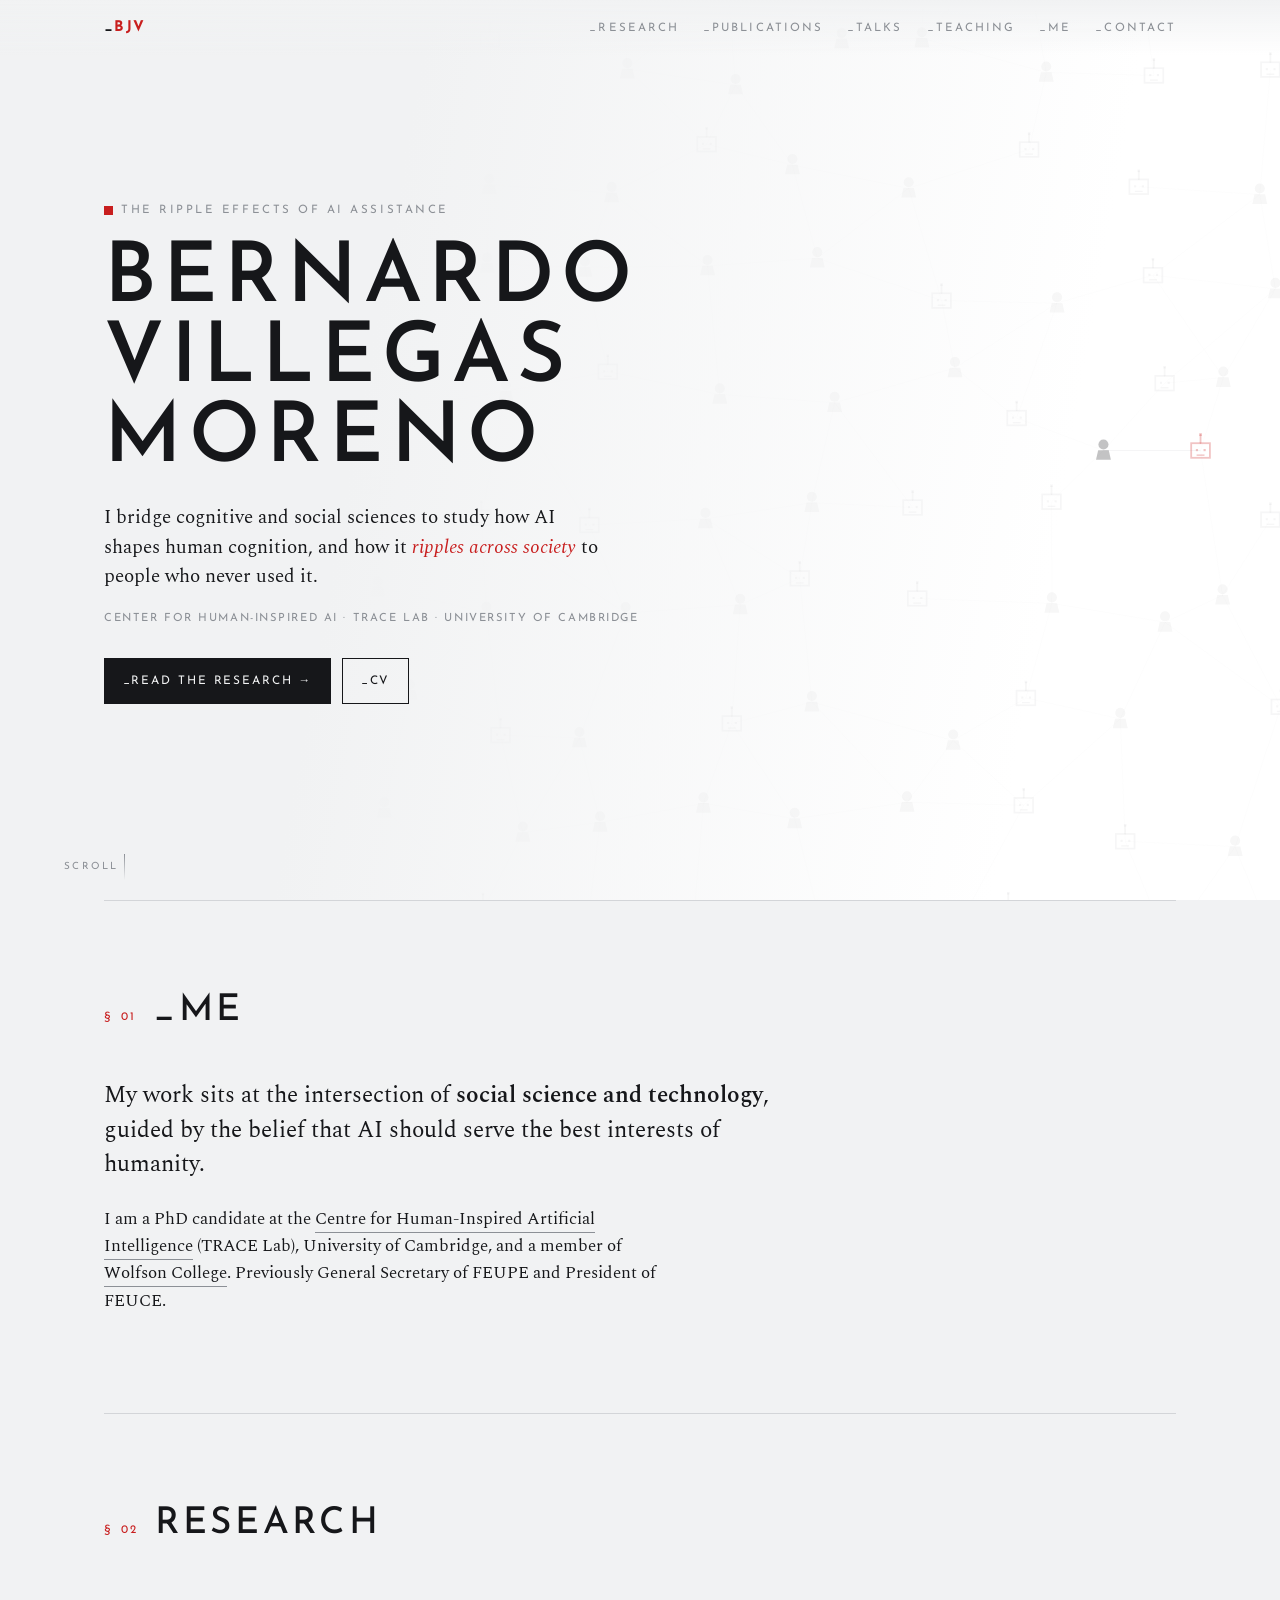
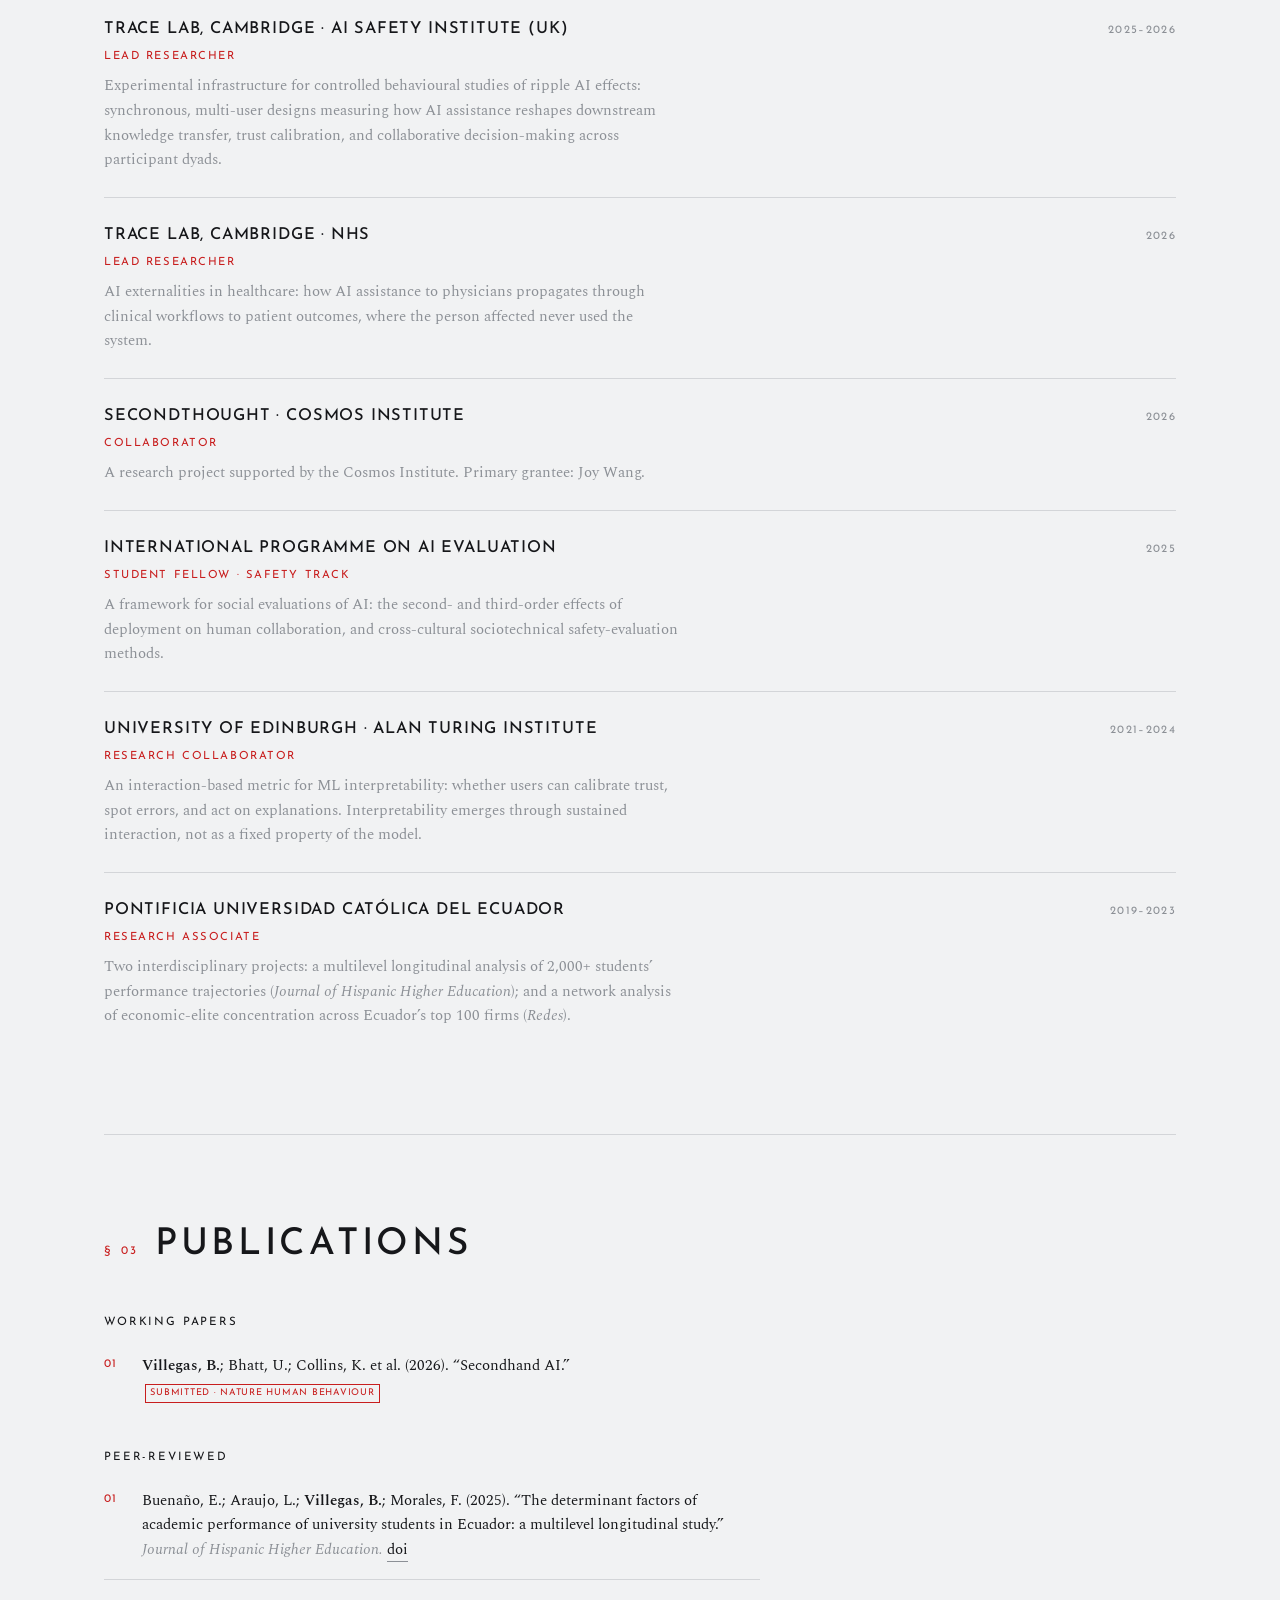
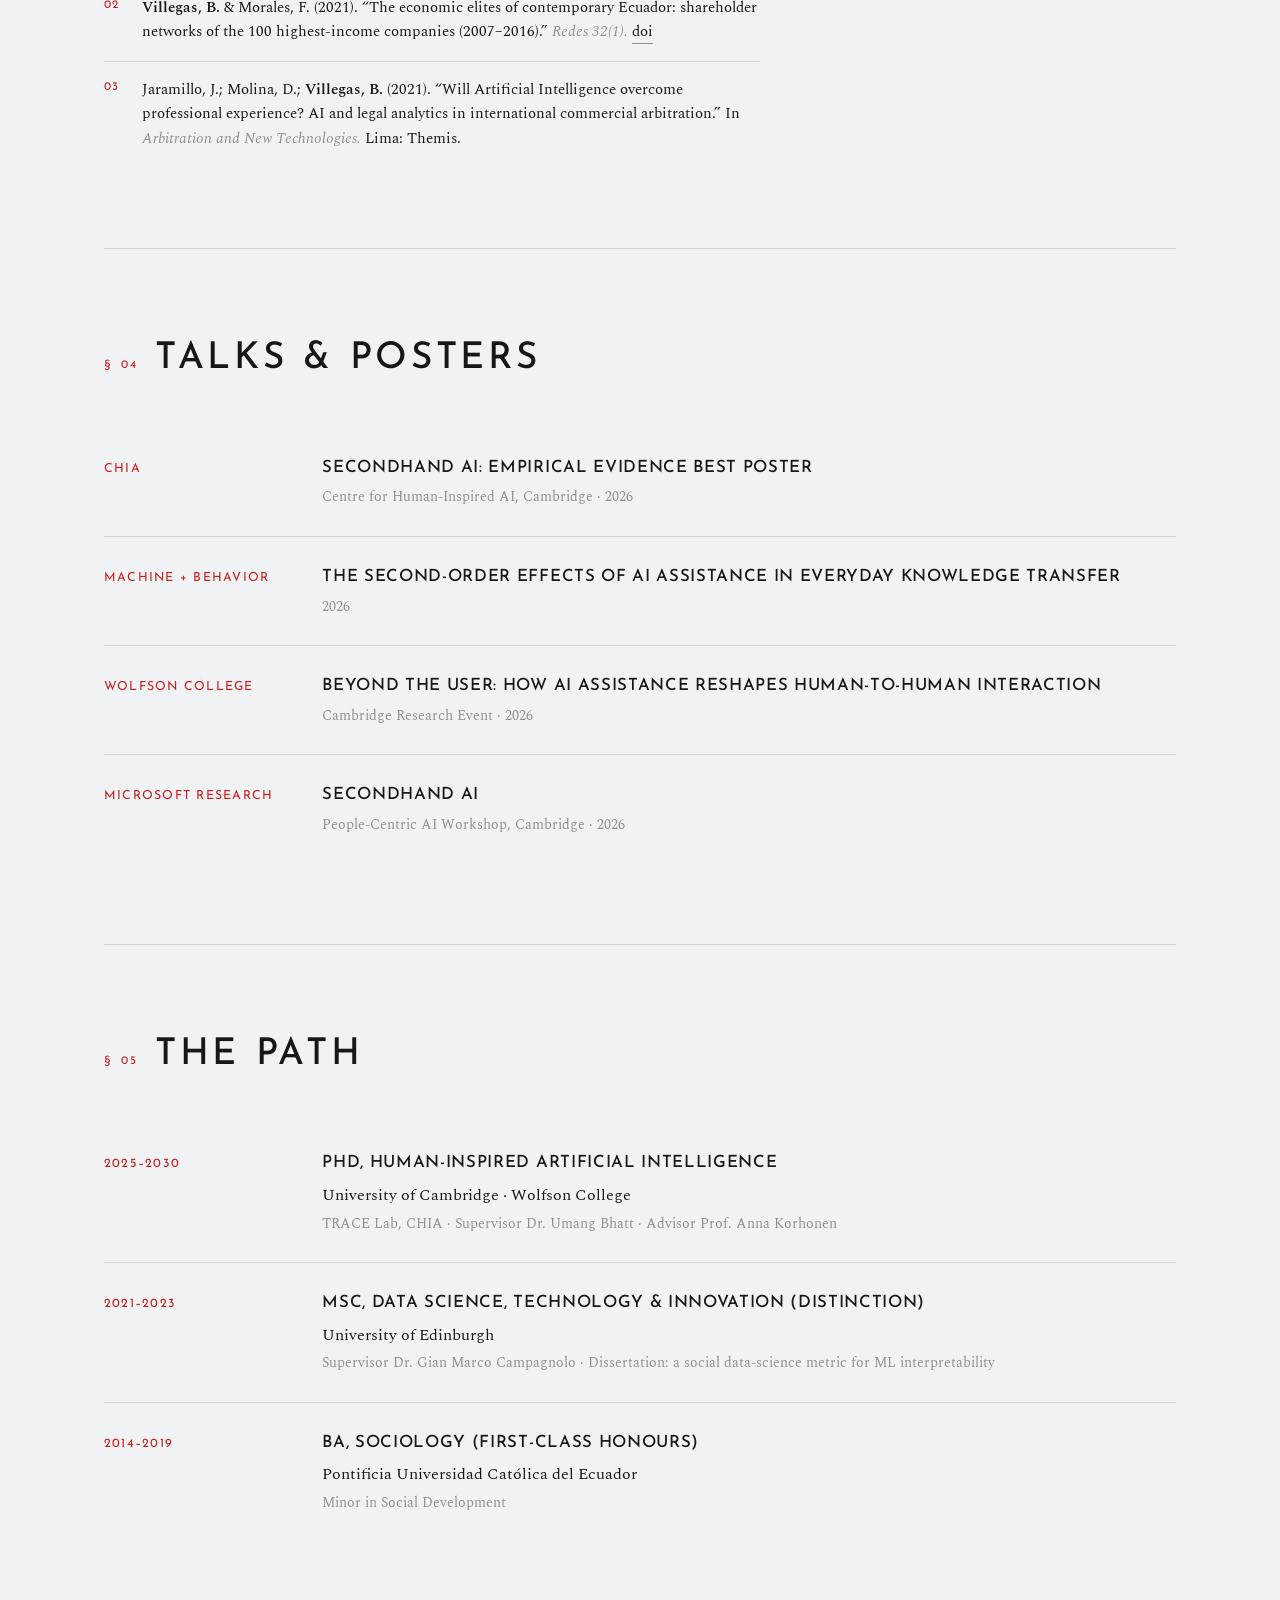
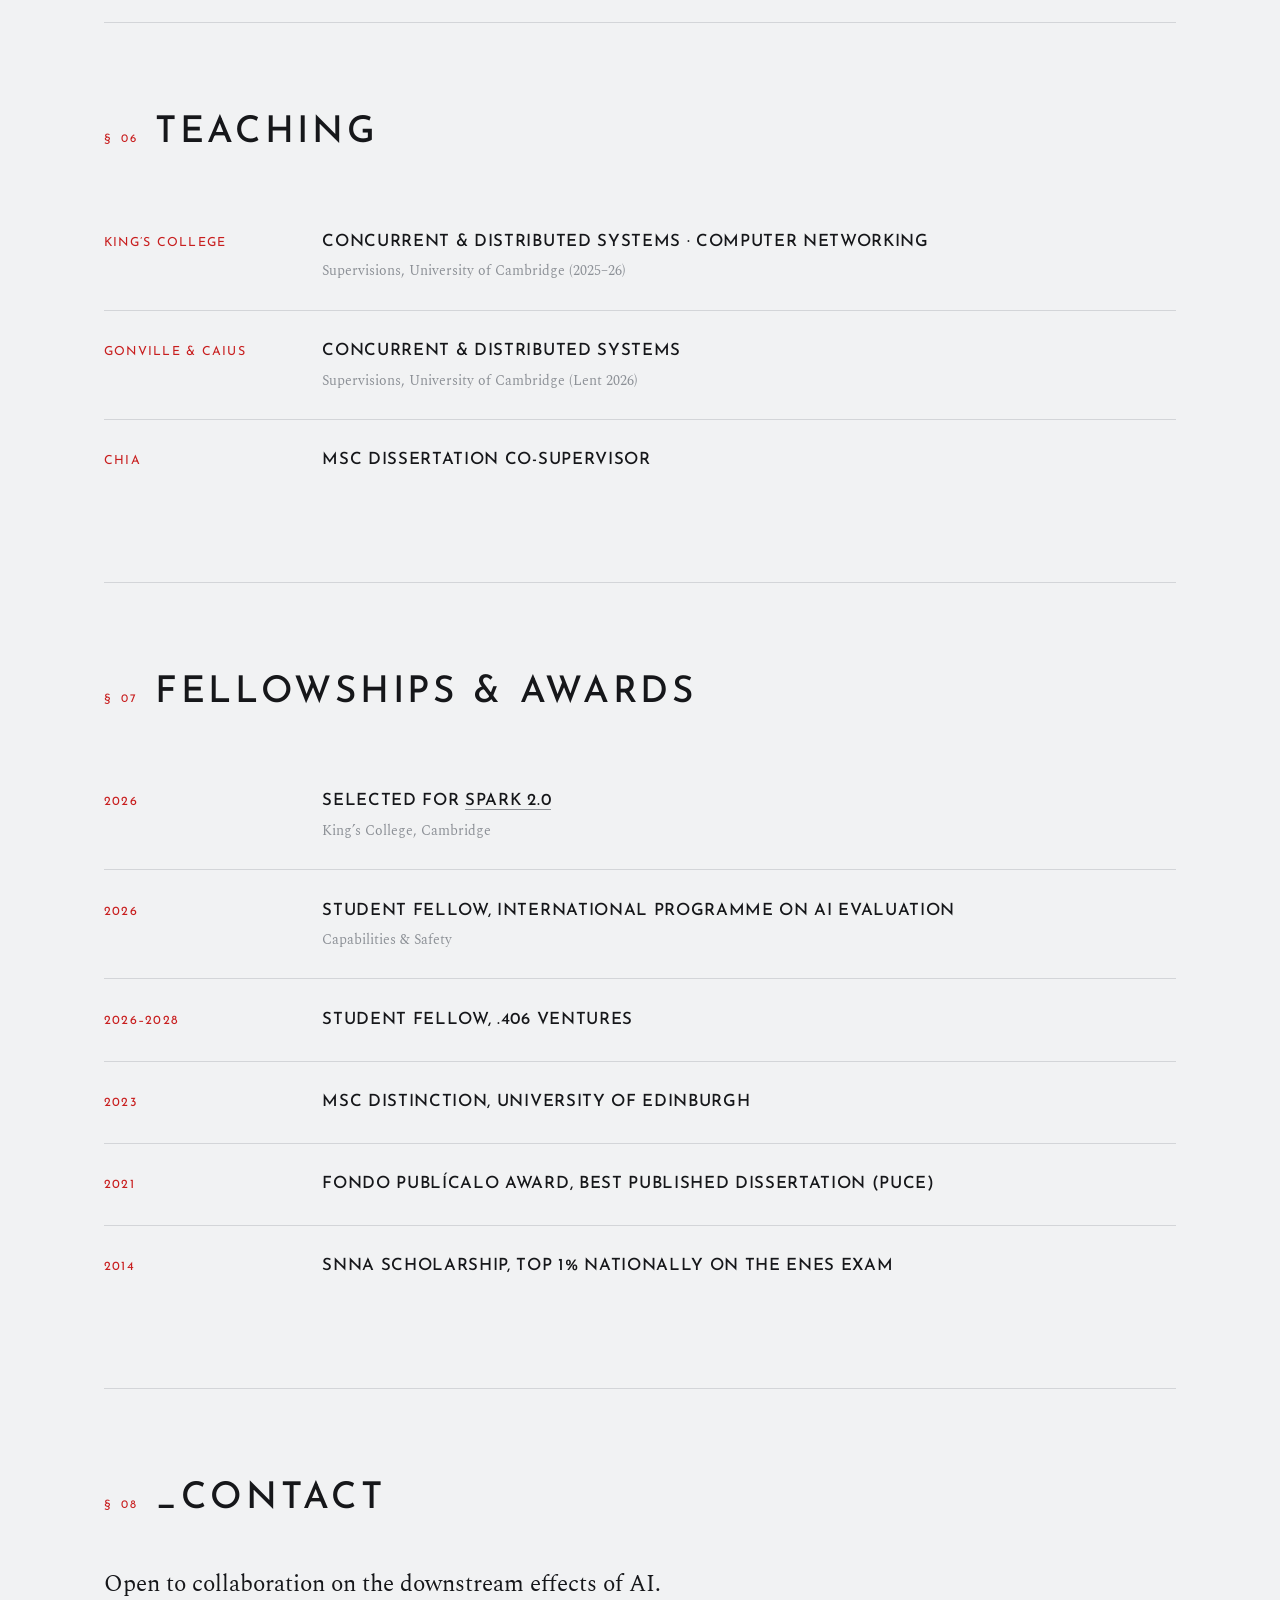
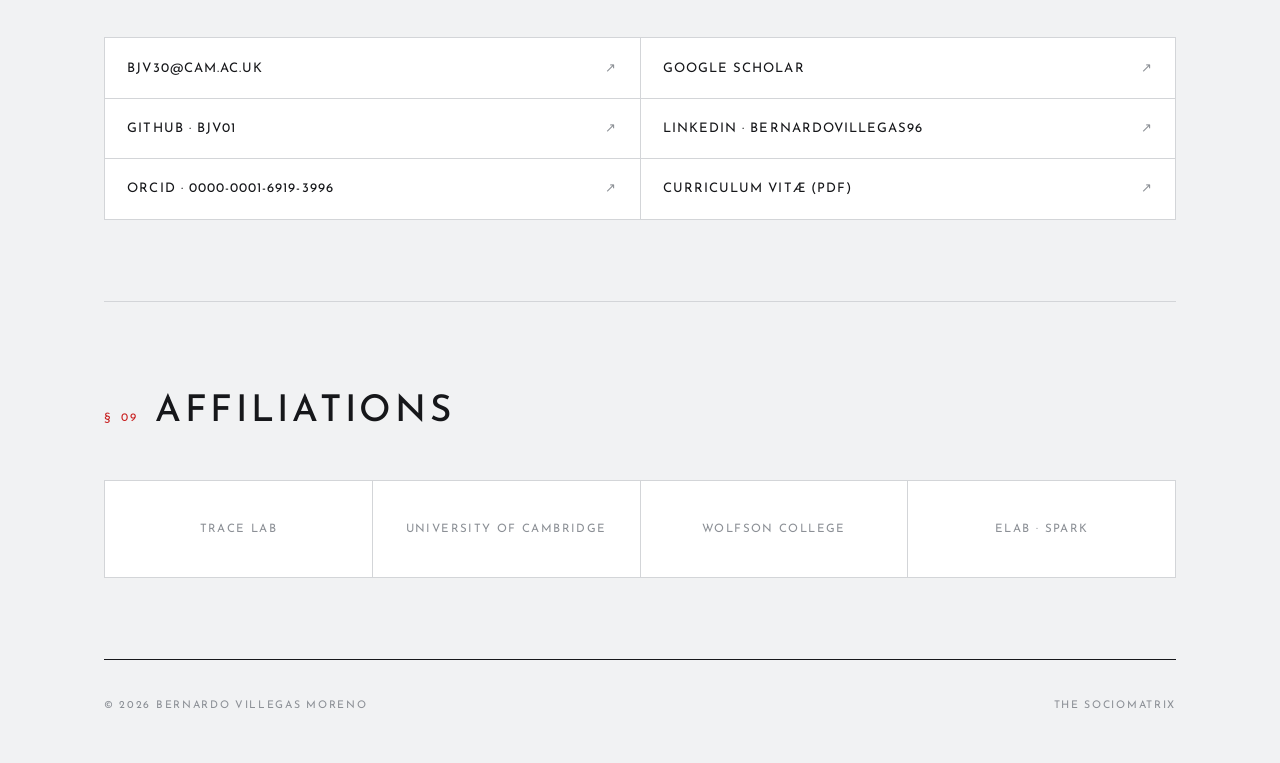
<file: static/index.html>
<!doctype html>
<html lang="en">
<head>
<meta charset="utf-8">
<meta name="viewport" content="width=device-width,initial-scale=1">
<!--
WEBSITE OPENER — organic human/AI network with a live TRANSMISSION: the AI effect (red) travels
edge-by-edge from Alice+AI to others; each person reached gets a small red mark (secondhand).
Then the rest of the site scrolls up beneath. Sociomatrix identity: white, ink, one red family, squares.
-->
<title>Villegas Moreno</title>
<meta name="description" content="Bernardo Villegas Moreno. The ripple effects of AI assistance: when one person uses AI, the effect travels to people who never did.">
<link rel="preconnect" href="https://fonts.googleapis.com">
<link rel="preconnect" href="https://fonts.gstatic.com" crossorigin>
<link href="https://fonts.googleapis.com/css2?family=Josefin+Sans:wght@300;400;500;600;700&family=Spectral:ital,wght@0,400;0,500;0,600;1,400&display=swap" rel="stylesheet">
<style>
  :root{ --ink:#16171A; --paper:#F1F2F3; --card:#FFFFFF; --silver:#8C9096; --faint:#D3D5D8; --red:#C81E1E;
    --cap:"Josefin Sans",Futura,"Century Gothic",sans-serif; --serif:"Spectral",Georgia,serif; --pad:clamp(20px,5vw,64px); color-scheme:light; }
  *{box-sizing:border-box}
  html{scroll-behavior:smooth}
  body{margin:0;background:var(--paper);color:var(--ink);font-family:var(--serif);font-size:17px;line-height:1.6;-webkit-font-smoothing:antialiased}
  a{color:inherit;text-decoration:none}
  ::selection{background:var(--ink);color:var(--paper)}
  .wrap{max-width:1200px;margin:0 auto;padding-inline:var(--pad)}
  hr.rule{height:1px;background:var(--ink);border:0;margin:0}

  header{position:fixed;top:0;left:0;right:0;z-index:40;background:linear-gradient(var(--paper),rgba(241,242,243,0));}
  .bar{position:relative;display:flex;justify-content:space-between;align-items:center;max-width:1200px;margin:0 auto;padding:16px var(--pad)}
  .brand{font-family:var(--cap);text-transform:uppercase;font-weight:700;letter-spacing:.1em;font-size:.92rem}
  .brand b{color:var(--red)}
  nav{display:flex;gap:1.5rem;font-family:var(--cap);text-transform:uppercase;letter-spacing:.18em;font-size:.72rem;color:var(--silver)}
  nav a{transition:color .2s} nav a:hover{color:var(--ink)}
  .navtoggle{display:none;background:transparent;border:1px solid var(--ink);color:var(--ink);width:40px;height:40px;font-size:1.15rem;cursor:pointer;align-items:center;justify-content:center}
  @media(max-width:720px){
    .navtoggle{display:flex}
    nav{position:absolute;top:100%;left:0;right:0;flex-direction:column;gap:0;background:var(--paper);border-bottom:1px solid var(--ink);opacity:0;visibility:hidden;transform:translateY(-8px);transition:opacity .25s ease,transform .25s ease,visibility .25s}
    nav.open{opacity:1;visibility:visible;transform:none}
    nav a{padding:1rem var(--pad);border-top:1px solid var(--faint);color:var(--ink)}
  }

  /* HERO OPENER */
  .hero{position:relative;min-height:100svh;overflow:hidden;display:flex;align-items:center}
  #opener{position:absolute;inset:0;width:100%;height:100%;z-index:0}
  .veil{position:absolute;inset:0;z-index:1;pointer-events:none;background:linear-gradient(100deg,var(--paper) 0%,var(--paper) 30%,rgba(241,242,243,0.55) 52%,rgba(241,242,243,0) 80%)}
  .hero-inner{position:relative;z-index:3;width:100%}
  .kicker{font-family:var(--cap);text-transform:uppercase;letter-spacing:.22em;font-size:.72rem;color:var(--silver);display:inline-flex;align-items:center;gap:.7em}
  .kicker .sq{width:9px;height:9px;background:var(--red);display:inline-block}
  h1{font-family:var(--cap);text-transform:uppercase;font-weight:600;letter-spacing:.08em;line-height:.96;font-size:clamp(2.4rem,7vw,5.2rem);margin:1.1rem 0 0;max-width:14ch}
  .tag{font-size:clamp(1.06rem,1.5vw,1.32rem);line-height:1.52;max-width:50ch;margin:1.4rem 0 0;text-wrap:pretty}
  .tag em{font-style:italic;color:var(--red)}
  .affil{font-family:var(--cap);text-transform:uppercase;letter-spacing:.14em;font-size:.7rem;color:var(--silver);margin:1.2rem 0 0}
  .actions{display:flex;gap:.7rem;flex-wrap:wrap;margin-top:1.9rem}
  .btn{font-family:var(--cap);text-transform:uppercase;letter-spacing:.16em;font-size:.74rem;border:1px solid var(--ink);color:var(--ink);background:transparent;padding:.78rem 1.1rem;cursor:pointer;transition:background .12s,color .12s}
  .btn:hover{background:var(--ink);color:var(--paper)}
  .btn.pri{background:var(--ink);color:var(--paper)} .btn.pri:hover{background:transparent;color:var(--ink)}
  .scrollcue{position:absolute;left:var(--pad);bottom:20px;z-index:3;font-family:var(--cap);text-transform:uppercase;letter-spacing:.24em;font-size:.62rem;color:var(--silver);display:flex;align-items:center;gap:.6em}
  .scrollcue::after{content:"";width:1px;height:26px;background:linear-gradient(var(--silver),transparent);animation:cue 2.4s ease-in-out infinite}
  @keyframes cue{0%,100%{opacity:.3;transform:scaleY(.6)}50%{opacity:1;transform:scaleY(1)}}

  /* SECTIONS */
  section{padding:clamp(56px,9vh,120px) 0;border-top:1px solid var(--silver-faint,#D3D5D8)}
  .sechead{display:flex;align-items:baseline;gap:1rem;margin-bottom:2.4rem}
  .sechead .no{font-family:var(--cap);font-size:.72rem;letter-spacing:.24em;color:var(--red)}
  .sechead h2{font-family:var(--cap);text-transform:uppercase;letter-spacing:.1em;font-weight:500;font-size:clamp(1.5rem,3.2vw,2.3rem);margin:0}
  .lead{font-size:clamp(1.15rem,1.8vw,1.5rem);line-height:1.5;max-width:60ch}
  .lead strong{font-weight:600} .lead em{font-style:italic;color:var(--red)}
  p.body{max-width:64ch;color:var(--ink)} p.body a{border-bottom:1px solid var(--silver)} p.body a:hover{border-color:var(--red)}
  .down{margin-top:2.4rem;display:grid;grid-template-columns:repeat(5,1fr);gap:1px;background:#D3D5D8;border:1px solid #D3D5D8}
  @media(max-width:900px){ .down{grid-template-columns:1fr} }
  .dcell{background:var(--card);padding:1.2rem 1.3rem;display:flex;flex-direction:column;gap:.6rem}
  .dcell .sq{width:14px;height:14px;background:var(--ink)}
  .dcell .who{font-family:var(--cap);text-transform:uppercase;letter-spacing:.12em;font-size:.78rem}
  .dcell .eff{font-size:.94rem;color:var(--silver)}
  .cards{display:grid;grid-template-columns:repeat(auto-fit,minmax(300px,1fr));gap:1px;background:#D3D5D8;border:1px solid #D3D5D8}
  .cardw{background:var(--card);padding:clamp(24px,3vw,40px)}
  .cardw .cno{font-family:var(--cap);letter-spacing:.18em;font-size:.68rem;color:var(--red)}
  .cardw h3{font-family:var(--cap);text-transform:uppercase;letter-spacing:.05em;font-weight:500;font-size:1.2rem;margin:.9rem 0 .8rem}
  .cardw p{color:var(--silver);font-size:.98rem;margin:0;max-width:44ch}
  .tags{display:flex;flex-wrap:wrap;gap:.6rem;margin-top:2rem}
  .tag2{font-family:var(--cap);text-transform:uppercase;letter-spacing:.1em;font-size:.7rem;border:1px solid #D3D5D8;padding:.5rem .8rem;transition:border-color .2s} .tag2:hover{border-color:var(--red)}
  .path{display:flex;flex-direction:column}
  .step{display:grid;grid-template-columns:minmax(120px,180px) 1fr;gap:clamp(16px,3vw,48px);padding:1.7rem 0;border-top:1px solid #D3D5D8;align-items:baseline}
  .step:first-child{border-top:0}
  .step .when{font-family:var(--cap);text-transform:uppercase;letter-spacing:.1em;font-size:.78rem;color:var(--red)}
  .step h4{margin:0;font-family:var(--cap);text-transform:uppercase;letter-spacing:.04em;font-weight:500;font-size:1.05rem}
  .step .org{margin:.35rem 0 0;font-size:.98rem} .step .note{color:var(--silver);margin:.3rem 0 0;font-size:.86rem}
  @media(max-width:560px){ .step{grid-template-columns:1fr;gap:.4rem} }
  .contact{display:grid;grid-template-columns:1fr 1fr;gap:1px;background:#D3D5D8;border:1px solid #D3D5D8;margin-top:2.2rem}
  .link{background:var(--card);padding:1.2rem 1.4rem;display:flex;justify-content:space-between;align-items:center;font-family:var(--cap);text-transform:uppercase;letter-spacing:.08em;font-size:.82rem;transition:background .18s,color .18s}
  .link:hover{background:var(--ink);color:var(--paper)} .link .arw{color:var(--silver)} .link:hover .arw{color:var(--paper)}
  @media(max-width:560px){ .contact{grid-template-columns:1fr} }
  footer{padding:2.4rem 0 3rem;font-family:var(--cap);text-transform:uppercase;letter-spacing:.16em;font-size:.66rem;color:var(--silver);display:flex;justify-content:space-between;flex-wrap:wrap;gap:1rem;border-top:1px solid var(--ink)}
  .rlist{display:flex;flex-direction:column}
  .ritem{padding:1.5rem 0;border-top:1px solid #D3D5D8} .ritem:first-child{border-top:0}
  .ritem .rtop{display:flex;justify-content:space-between;gap:1rem;flex-wrap:wrap;align-items:baseline}
  .ritem .org{font-family:var(--cap);text-transform:uppercase;letter-spacing:.05em;font-weight:500;font-size:1.02rem}
  .ritem .date{font-family:var(--cap);text-transform:uppercase;letter-spacing:.12em;font-size:.7rem;color:var(--silver);white-space:nowrap}
  .ritem .role{font-family:var(--cap);text-transform:uppercase;letter-spacing:.14em;font-size:.7rem;color:var(--red);margin:.4rem 0 .5rem}
  .ritem p{margin:0;color:var(--silver);font-size:.96rem;max-width:72ch}
  .subhead{font-family:var(--cap);text-transform:uppercase;letter-spacing:.16em;font-size:.72rem;color:var(--ink);margin:1.8rem 0 .4rem}
  .pubs{list-style:none;padding:0;margin:0;counter-reset:pub}
  .pubs li{position:relative;padding:1rem 0 1rem 2.4rem;border-top:1px solid #D3D5D8;font-size:.96rem;max-width:82ch;color:var(--ink)} .pubs li:first-child{border-top:0}
  .pubs li::before{counter-increment:pub;content:counter(pub,decimal-leading-zero);position:absolute;left:0;top:1.05rem;font-family:var(--cap);letter-spacing:.1em;font-size:.72rem;color:var(--red)}
  .pubs b{font-weight:600} .pubs .venue{font-style:italic;color:var(--silver)} .pubs a{border-bottom:1px solid var(--silver)}
  .pubs .badge{display:inline-block;font-family:var(--cap);text-transform:uppercase;letter-spacing:.08em;font-size:.58rem;color:var(--red);border:1px solid var(--red);padding:.12em .45em;margin-left:.3em}
  .reveal{opacity:0;transform:translateY(16px);transition:opacity .7s ease,transform .7s ease}
  .reveal.in{opacity:1;transform:none}
  .assoc{display:grid;grid-template-columns:repeat(4,1fr);gap:1px;background:#D3D5D8;border:1px solid #D3D5D8;margin-top:1.6rem}
  @media(max-width:640px){ .assoc{grid-template-columns:repeat(2,1fr)} }
  .assoc .logo{background:var(--card);min-height:96px;display:flex;align-items:center;justify-content:center;text-align:center;padding:1.2rem 1rem;font-family:var(--cap);text-transform:uppercase;letter-spacing:.12em;font-size:.72rem;color:var(--silver)}
  @media(prefers-reduced-motion:reduce){ .reveal{opacity:1;transform:none} .scrollcue::after{animation:none} html{scroll-behavior:auto} }
</style>
</head>
<body>


<header><div class="bar">
  <a class="brand" href="#top">_<b>bjv</b></a>
  <nav id="nav"><a href="#research">_research</a><a href="#publications">_publications</a><a href="#talks">_talks</a><a href="#teaching">_teaching</a><a href="#me">_me</a><a href="#contact">_contact</a></nav>
  <button class="navtoggle" id="navtoggle" aria-label="Open menu" aria-expanded="false">≡</button>
</div></header>

<main id="top">
  <!-- OPENER -->
  <section class="hero">
    <canvas id="opener" aria-label="A network of people and AI agents; the AI effect travels along the connections, marking each person it reaches."></canvas>
    <div class="veil"></div>
    <div class="hero-inner"><div class="wrap">
      <span class="kicker"><span class="sq"></span> the ripple effects of AI assistance</span>
      <h1>Bernardo Villegas Moreno</h1>
      <p class="tag">I bridge cognitive and social sciences to study how AI shapes human cognition, and how it <em>ripples across society</em> to people who never used it.</p>
      <p class="affil">Center for Human-Inspired AI · TRACE Lab · University of Cambridge</p>
      <div class="actions"><a class="btn pri" href="#research">_read the research →</a><a class="btn" href="#">_cv</a></div>
    </div></div>
    <div class="scrollcue">scroll</div>
  </section>

  <div class="wrap">
    <section id="me">
      <div class="sechead reveal"><span class="no">§ 01</span><h2>_me</h2></div>
      <p class="lead reveal">My work sits at the intersection of <strong>social science and technology</strong>, guided by the belief that AI should serve the best interests of humanity.</p>
      <p class="body reveal" style="margin-top:1.4rem">I am a PhD candidate at the <a href="https://www.chia.cam.ac.uk/" target="_blank" rel="noopener">Centre for Human-Inspired Artificial Intelligence</a> (TRACE Lab), University of Cambridge, and a member of <a href="https://www.wolfson.cam.ac.uk/" target="_blank" rel="noopener">Wolfson College</a>. Previously General Secretary of FEUPE and President of FEUCE.</p>
    </section>
    <section id="research">
      <div class="sechead reveal"><span class="no">§ 02</span><h2>Research</h2></div>
      <div class="rlist reveal">
        <div class="ritem"><div class="rtop"><span class="org">TRACE Lab, Cambridge · AI Safety Institute (UK)</span><span class="date">2025–2026</span></div><div class="role">Lead Researcher</div><p>Experimental infrastructure for controlled behavioural studies of ripple AI effects: synchronous, multi-user designs measuring how AI assistance reshapes downstream knowledge transfer, trust calibration, and collaborative decision-making across participant dyads.</p></div>
        <div class="ritem"><div class="rtop"><span class="org">TRACE Lab, Cambridge · NHS</span><span class="date">2026</span></div><div class="role">Lead Researcher</div><p>AI externalities in healthcare: how AI assistance to physicians propagates through clinical workflows to patient outcomes, where the person affected never used the system.</p></div>
        <div class="ritem"><div class="rtop"><span class="org">Secondthought · Cosmos Institute</span><span class="date">2026</span></div><div class="role">Collaborator</div><p>A research project supported by the Cosmos Institute. Primary grantee: Joy Wang.</p></div>
        <div class="ritem"><div class="rtop"><span class="org">International Programme on AI Evaluation</span><span class="date">2025</span></div><div class="role">Student Fellow · Safety Track</div><p>A framework for social evaluations of AI: the second- and third-order effects of deployment on human collaboration, and cross-cultural sociotechnical safety-evaluation methods.</p></div>
        <div class="ritem"><div class="rtop"><span class="org">University of Edinburgh · Alan Turing Institute</span><span class="date">2021–2024</span></div><div class="role">Research Collaborator</div><p>An interaction-based metric for ML interpretability: whether users can calibrate trust, spot errors, and act on explanations. Interpretability emerges through sustained interaction, not as a fixed property of the model.</p></div>
        <div class="ritem"><div class="rtop"><span class="org">Pontificia Universidad Católica del Ecuador</span><span class="date">2019–2023</span></div><div class="role">Research Associate</div><p>Two interdisciplinary projects: a multilevel longitudinal analysis of 2,000+ students&rsquo; performance trajectories (<em>Journal of Hispanic Higher Education</em>); and a network analysis of economic-elite concentration across Ecuador&rsquo;s top 100 firms (<em>Redes</em>).</p></div>
      </div>
    </section>
    <section id="publications">
      <div class="sechead reveal"><span class="no">§ 03</span><h2>Publications</h2></div>
      <div class="subhead reveal">Working papers</div>
      <ol class="pubs reveal">
        <li><b>Villegas, B.</b>; Bhatt, U.; Collins, K. et al. (2026). &ldquo;Secondhand AI.&rdquo; <span class="badge">Submitted · Nature Human Behaviour</span></li>
      </ol>
      <div class="subhead reveal">Peer-reviewed</div>
      <ol class="pubs reveal">
        <li>Buenaño, E.; Araujo, L.; <b>Villegas, B.</b>; Morales, F. (2025). &ldquo;The determinant factors of academic performance of university students in Ecuador: a multilevel longitudinal study.&rdquo; <span class="venue">Journal of Hispanic Higher Education.</span> <a href="https://doi.org/10.1177/15381927251392101" target="_blank" rel="noopener">doi</a></li>
        <li><b>Villegas, B.</b> &amp; Morales, F. (2021). &ldquo;The economic elites of contemporary Ecuador: shareholder networks of the 100 highest-income companies (2007–2016).&rdquo; <span class="venue">Redes 32(1).</span> <a href="https://doi.org/10.5565/rev/redes.887" target="_blank" rel="noopener">doi</a></li>
        <li>Jaramillo, J.; Molina, D.; <b>Villegas, B.</b> (2021). &ldquo;Will Artificial Intelligence overcome professional experience? AI and legal analytics in international commercial arbitration.&rdquo; In <span class="venue">Arbitration and New Technologies.</span> Lima: Themis.</li>
      </ol>
    </section>
    <section id="talks">
      <div class="sechead reveal"><span class="no">§ 04</span><h2>Talks &amp; posters</h2></div>
      <div class="path reveal">
        <div class="step"><div class="when">CHIA</div><div><h4>Secondhand AI: empirical evidence <span class="badge">Best Poster</span></h4><p class="note">Centre for Human-Inspired AI, Cambridge · 2026</p></div></div>
        <div class="step"><div class="when">Machine + Behavior</div><div><h4>The second-order effects of AI assistance in everyday knowledge transfer</h4><p class="note">2026</p></div></div>
        <div class="step"><div class="when">Wolfson College</div><div><h4>Beyond the User: how AI assistance reshapes human-to-human interaction</h4><p class="note">Cambridge Research Event · 2026</p></div></div>
        <div class="step"><div class="when">Microsoft Research</div><div><h4>Secondhand AI</h4><p class="note">People-Centric AI Workshop, Cambridge · 2026</p></div></div>
      </div>
    </section>
    <section id="path">
      <div class="sechead reveal"><span class="no">§ 05</span><h2>The path</h2></div>
      <div class="path reveal">
        <div class="step"><div class="when">2025–2030</div><div><h4>PhD, Human-Inspired Artificial Intelligence</h4><p class="org">University of Cambridge · Wolfson College</p><p class="note">TRACE Lab, CHIA · Supervisor Dr. Umang Bhatt · Advisor Prof. Anna Korhonen</p></div></div>
        <div class="step"><div class="when">2021–2023</div><div><h4>MSc, Data Science, Technology &amp; Innovation (Distinction)</h4><p class="org">University of Edinburgh</p><p class="note">Supervisor Dr. Gian Marco Campagnolo · Dissertation: a social data-science metric for ML interpretability</p></div></div>
        <div class="step"><div class="when">2014–2019</div><div><h4>BA, Sociology (First-Class Honours)</h4><p class="org">Pontificia Universidad Católica del Ecuador</p><p class="note">Minor in Social Development</p></div></div>
      </div>
    </section>
    <section id="teaching">
      <div class="sechead reveal"><span class="no">§ 06</span><h2>Teaching</h2></div>
      <div class="path reveal">
        <div class="step"><div class="when">King&rsquo;s College</div><div><h4>Concurrent &amp; Distributed Systems · Computer Networking</h4><p class="note">Supervisions, University of Cambridge (2025–26)</p></div></div>
        <div class="step"><div class="when">Gonville &amp; Caius</div><div><h4>Concurrent &amp; Distributed Systems</h4><p class="note">Supervisions, University of Cambridge (Lent 2026)</p></div></div>
        <div class="step"><div class="when">CHIA</div><div><h4>MSc Dissertation Co-Supervisor</h4></div></div>
      </div>
    </section>
    <section>
      <div class="sechead reveal"><span class="no">§ 07</span><h2>Fellowships &amp; awards</h2></div>
      <div class="path reveal">
        <div class="step"><div class="when">2026</div><div><h4>Selected for <a href="https://sparkatkings.com" target="_blank" rel="noopener" style="border-bottom:1px solid var(--silver)">SPARK 2.0</a></h4><p class="note">King&rsquo;s College, Cambridge</p></div></div>
        <div class="step"><div class="when">2026</div><div><h4>Student Fellow, International Programme on AI Evaluation</h4><p class="note">Capabilities &amp; Safety</p></div></div>
        <div class="step"><div class="when">2026–2028</div><div><h4>Student Fellow, .406 Ventures</h4></div></div>
        <div class="step"><div class="when">2023</div><div><h4>MSc Distinction, University of Edinburgh</h4></div></div>
        <div class="step"><div class="when">2021</div><div><h4>Fondo Publícalo Award, best published dissertation (PUCE)</h4></div></div>
        <div class="step"><div class="when">2014</div><div><h4>SNNA Scholarship, top 1% nationally on the ENES exam</h4></div></div>
      </div>
    </section>
    <section id="contact">
      <div class="sechead reveal"><span class="no">§ 08</span><h2>_contact</h2></div>
      <p class="lead reveal">Open to collaboration on the downstream effects of AI.</p>
      <div class="contact reveal">
        <a class="link" href="mailto:bjv30@cam.ac.uk">bjv30@cam.ac.uk<span class="arw">↗</span></a>
        <a class="link" href="https://scholar.google.com/citations?user=j6a2kQkAAAAJ&hl=en" target="_blank" rel="noopener">Google Scholar<span class="arw">↗</span></a>
        <a class="link" href="https://github.com/bjv01" target="_blank" rel="noopener">GitHub · bjv01<span class="arw">↗</span></a>
        <a class="link" href="https://linkedin.com/in/bernardovillegas96" target="_blank" rel="noopener">LinkedIn · bernardovillegas96<span class="arw">↗</span></a>
        <a class="link" href="https://orcid.org/0000-0001-6919-3996" target="_blank" rel="noopener">ORCID · 0000-0001-6919-3996<span class="arw">↗</span></a>
        <a class="link" href="/uploads/resume.pdf">Curriculum Vitæ (PDF)<span class="arw">↗</span></a>
      </div>
    </section>
    <section id="associations">
      <div class="sechead reveal"><span class="no">§ 09</span><h2>Affiliations</h2></div>
      <div class="assoc reveal">
        <div class="logo">TRACE Lab</div>
        <div class="logo">University of Cambridge</div>
        <div class="logo">Wolfson College</div>
        <div class="logo">eLab · SPARK</div>
      </div>
    </section>
    <footer><span>© 2026 Bernardo Villegas Moreno</span><span>The Sociomatrix</span></footer>
  </div>
</main>

<script>
(function(){
  var cv=document.getElementById('opener'); if(!cv) return;
  var ctx=cv.getContext('2d'), root=document.documentElement, reduce=matchMedia('(prefers-reduced-motion: reduce)').matches;
  function C(k){return getComputedStyle(root).getPropertyValue(k).trim();}
  var COL; function refresh(){COL={ink:C('--ink'),card:C('--card'),silver:C('--silver'),faint:C('--faint'),red:C('--red')};} refresh();
  function rgba(hex,a){hex=hex.replace('#','');if(hex.length===3)hex=hex.split('').map(function(x){return x+x;}).join('');return'rgba('+parseInt(hex.slice(0,2),16)+','+parseInt(hex.slice(2,4),16)+','+parseInt(hex.slice(4,6),16)+','+a+')';}
  var DPR=Math.min(window.devicePixelRatio||1,2), W=0,H=0, nodes=[], edges=[], adj=[], seed=0, aliceIdx=0, aiIdx=1;
  function rnd(){seed=(seed*1103515245+12345)&0x7fffffff;return seed/0x7fffffff;}
  function cl(v,a,b){return v<a?a:(v>b?b:v);}

  function build(){
    var r=cv.getBoundingClientRect(); W=r.width; H=r.height;
    cv.width=Math.round(W*DPR); cv.height=Math.round(H*DPR); ctx.setTransform(DPR,0,0,DPR,0,0);
    seed=20260829;
    var gap=cl(Math.min(W,H)*0.12,72,140), r0=cl(gap*0.1,8,13);
    var x0=-gap*0.4, x1=W+gap*0.4, y0=-gap*0.4, y1=H+gap*0.4;
    var sx=W*0.9, sy=H*0.5;   // seed middle-right (visible, balanced against the name at upper-left)
    nodes=[];
    for(var gy=y0;gy<=y1;gy+=gap){ for(var gx=x0;gx<=x1;gx+=gap){
      nodes.push({x:gx+(rnd()-0.5)*gap*0.55,y:gy+(rnd()-0.5)*gap*0.55,ai:rnd()<0.35});
    }}
    // seeds: Alice (person) + AI (agent) near centre-right, adjacent
    nodes.unshift({x:sx+gap*0.45,y:sy,ai:true,seed:true});   // AI
    nodes.unshift({x:sx-gap*0.45,y:sy,ai:false,seed:true});  // Alice
    aliceIdx=0; aiIdx=1;
    var clr=(gap*0.6)*(gap*0.6), kept=[nodes[0],nodes[1]];
    for(var i=2;i<nodes.length;i++){var n=nodes[i];
      if((n.x-nodes[0].x)*(n.x-nodes[0].x)+(n.y-nodes[0].y)*(n.y-nodes[0].y)<clr)continue;
      if((n.x-nodes[1].x)*(n.x-nodes[1].x)+(n.y-nodes[1].y)*(n.y-nodes[1].y)<clr)continue; kept.push(n);}
    nodes=kept;
    // edges: nearest neighbours, capped, no bot-bot
    var thr2=(gap*1.7)*(gap*1.7), cand=[];
    for(var a=0;a<nodes.length;a++){ for(var b=a+1;b<nodes.length;b++){
      if(nodes[a].ai&&nodes[b].ai)continue;
      var dx=nodes[a].x-nodes[b].x, dy=nodes[a].y-nodes[b].y, d2=dx*dx+dy*dy;
      if(d2<thr2) cand.push([a,b,d2]);
    }}
    cand.sort(function(p,q){return p[2]-q[2];});
    var deg=[]; for(var q=0;q<nodes.length;q++)deg[q]=0; edges=[]; adj=[]; for(var q2=0;q2<nodes.length;q2++)adj[q2]=[];
    for(var c=0;c<cand.length;c++){ var ci=cand[c][0],cj=cand[c][1];
      if(deg[ci]>=4||deg[cj]>=4)continue;
      edges.push([ci,cj]); adj[ci].push(cj); adj[cj].push(ci); deg[ci]++; deg[cj]++;
    }
    resetSim(0);
  }

  // ---- transmission simulation ----
  var reached=[], reachedT=[], pulses=[], pending=[], simDone=0;
  function resetSim(now){
    reached=[]; reachedT=[]; pending=[]; pulses=[]; simDone=0;
    for(var i=0;i<nodes.length;i++){ reached[i]=false; reachedT[i]=0; pending[i]=false; }
    reached[aiIdx]=true; reachedT[aiIdx]=now;     // AI is the source
    // first hop: AI → Alice
    pulses.push({a:aiIdx,b:aliceIdx,t0:now+300,dur:700}); pending[aliceIdx]=true;
  }
  var PDUR=760;
  function emit(from,now){ var ns=adj[from]||[]; for(var k=0;k<ns.length;k++){ var j=ns[k];
    if(!reached[j]&&!pending[j]){ pulses.push({a:from,b:j,t0:now+ (120+rnd()*260), dur:PDUR}); pending[j]=true; } } }

  function person(x,y,r,col,a){ var c=rgba(col,a); ctx.fillStyle=c;
    ctx.beginPath(); ctx.arc(x,y-r*0.5,r*0.42,0,6.2832); ctx.fill();
    ctx.beginPath(); ctx.moveTo(x-r*0.62,y+r*0.78); ctx.lineTo(x-r*0.44,y-r*0.02); ctx.lineTo(x+r*0.44,y-r*0.02); ctx.lineTo(x+r*0.62,y+r*0.78); ctx.closePath(); ctx.fill(); }
  function aiAgent(x,y,r,col,a){ var c=rgba(col,a); ctx.strokeStyle=c; ctx.fillStyle=c; ctx.lineWidth=Math.max(1,r*0.15); ctx.lineCap='round'; var s=r*0.78;
    ctx.beginPath(); ctx.moveTo(x,y-s-r*0.5); ctx.lineTo(x,y-s*0.82); ctx.stroke();
    ctx.fillRect(x-r*0.11,y-s-r*0.66,r*0.22,r*0.22);
    ctx.strokeRect(x-s,y-s*0.78,s*2,s*1.56);
    ctx.fillRect(x-s*0.5,y-s*0.16,r*0.18,r*0.18); ctx.fillRect(x+s*0.32,y-s*0.16,r*0.18,r*0.18);
    ctx.fillRect(x-s*0.42,y+s*0.42,s*0.84,Math.max(1.4,r*0.09)); }
  function redMark(x,y,r,a){ var s=r*0.42; ctx.fillStyle=rgba(COL.red,a); ctx.fillRect(x+r*0.5,y-r*0.95,s,s); }

  var t0=0, raf=null, fadeIn=0;
  function step(now){
    if(!t0)t0=now; var t=now-t0; fadeIn=cl(t/900,0,1);
    // advance pulses
    var activeEdges={};
    for(var i=pulses.length-1;i>=0;i--){ var p=pulses[i]; if(now<p.t0) continue;
      var pr=(now-p.t0)/p.dur;
      if(pr>=1){ if(!reached[p.b]){ reached[p.b]=true; reachedT[p.b]=now; emit(p.b,now); } pulses.splice(i,1); }
    }
    // detect completion → hold → loop
    if(pulses.length===0){ if(!simDone) simDone=now; else if(now-simDone>2600){ resetSim(now); } }
    draw(now);
    raf=requestAnimationFrame(step);
  }
  function draw(now){
    refresh(); var r0=cl(Math.min(W,H)*0.014,7,12);
    ctx.setTransform(DPR,0,0,DPR,0,0); ctx.clearRect(0,0,W,H); ctx.fillStyle=COL.card; ctx.fillRect(0,0,W,H);
    // edges: a faint latent web, and a solid link once BOTH ends are reached (the network draws itself as it spreads)
    ctx.lineWidth=1;
    for(var e=0;e<edges.length;e++){ var ia=edges[e][0], ib=edges[e][1], A=nodes[ia], B=nodes[ib];
      var both=reached[ia]&&reached[ib];
      ctx.strokeStyle=rgba(COL.silver,(both?0.34:0.08)*fadeIn); ctx.beginPath(); ctx.moveTo(A.x,A.y); ctx.lineTo(B.x,B.y); ctx.stroke();
    }
    // travelling pulses (red) along their edge
    for(var i=0;i<pulses.length;i++){ var p=pulses[i]; if(now<p.t0) continue;
      var A=nodes[p.a],B=nodes[p.b], pr=cl((now-p.t0)/p.dur,0,1);
      // brighten the edge being traversed
      ctx.strokeStyle=rgba(COL.red,0.5*fadeIn); ctx.lineWidth=1.4; ctx.beginPath(); ctx.moveTo(A.x,A.y); ctx.lineTo(A.x+(B.x-A.x)*pr,A.y+(B.y-A.y)*pr); ctx.stroke();
      var px=A.x+(B.x-A.x)*pr, py=A.y+(B.y-A.y)*pr, ps=r0*0.5;
      ctx.fillStyle=rgba(COL.red,fadeIn); ctx.fillRect(px-ps,py-ps,ps*2,ps*2);
    }
    ctx.lineWidth=1;
    // nodes: latent ghost until the effect arrives, then they solidify (+ red secondhand mark)
    var GHOST=0.13;
    for(var n2=0;n2<nodes.length;n2++){ var n=nodes[n2];
      var rp = reached[n2] ? cl((now-reachedT[n2])/380,0,1) : 0;   // solidify ease
      var a = (n.seed ? 1 : (GHOST+(1-GHOST)*rp)) * fadeIn;
      var col = (n.seed&&n.ai)?COL.red:COL.ink;
      if(n.ai) aiAgent(n.x,n.y,r0,col,a); else person(n.x,n.y,r0,col,a);
      if(reached[n2] && !(n.seed&&n.ai)){ var ma=rp*fadeIn; if(ma>0.02) redMark(n.x,n.y,r0,ma); }
    }
  }
  function start(){ t0=0; if(!raf) raf=requestAnimationFrame(step); }
  function stop(){ if(raf){cancelAnimationFrame(raf);raf=null;} }
  window.addEventListener('resize',function(){ build(); });
  build();
  function staticFallback(){ build(); fadeIn=1; for(var i=0;i<nodes.length;i++){ if(i%3!==0){reached[i]=true;reachedT[i]=-1000;} } draw(performance.now()); }
  if(reduce){ // static: most of the network already marked (the effect has already travelled)
    staticFallback(); addEventListener('load',staticFallback);
  } else {
    var heroEl=document.querySelector('.hero');
    if('IntersectionObserver' in window){ new IntersectionObserver(function(es){ if(es[0].isIntersecting) start(); else stop(); },{threshold:0}).observe(heroEl); }
    else start();
  }
  // scroll reveal for sections
  var io=new IntersectionObserver(function(es){es.forEach(function(en){if(en.isIntersecting){en.target.classList.add('in');io.unobserve(en.target);}});},{threshold:0.12});
  document.querySelectorAll('.reveal').forEach(function(el){io.observe(el);});
})();
</script>
<script>
/* mobile menu */
(function(){ var t=document.getElementById('navtoggle'), n=document.getElementById('nav'); if(!t||!n) return;
  t.addEventListener('click',function(){ var o=n.classList.toggle('open'); t.setAttribute('aria-expanded',o); t.textContent=o?'✕':'≡'; });
  n.addEventListener('click',function(e){ if(e.target.tagName==='A'){ n.classList.remove('open'); t.setAttribute('aria-expanded','false'); t.textContent='≡'; } });
})();
</script>

</body>
</html>
</file>
